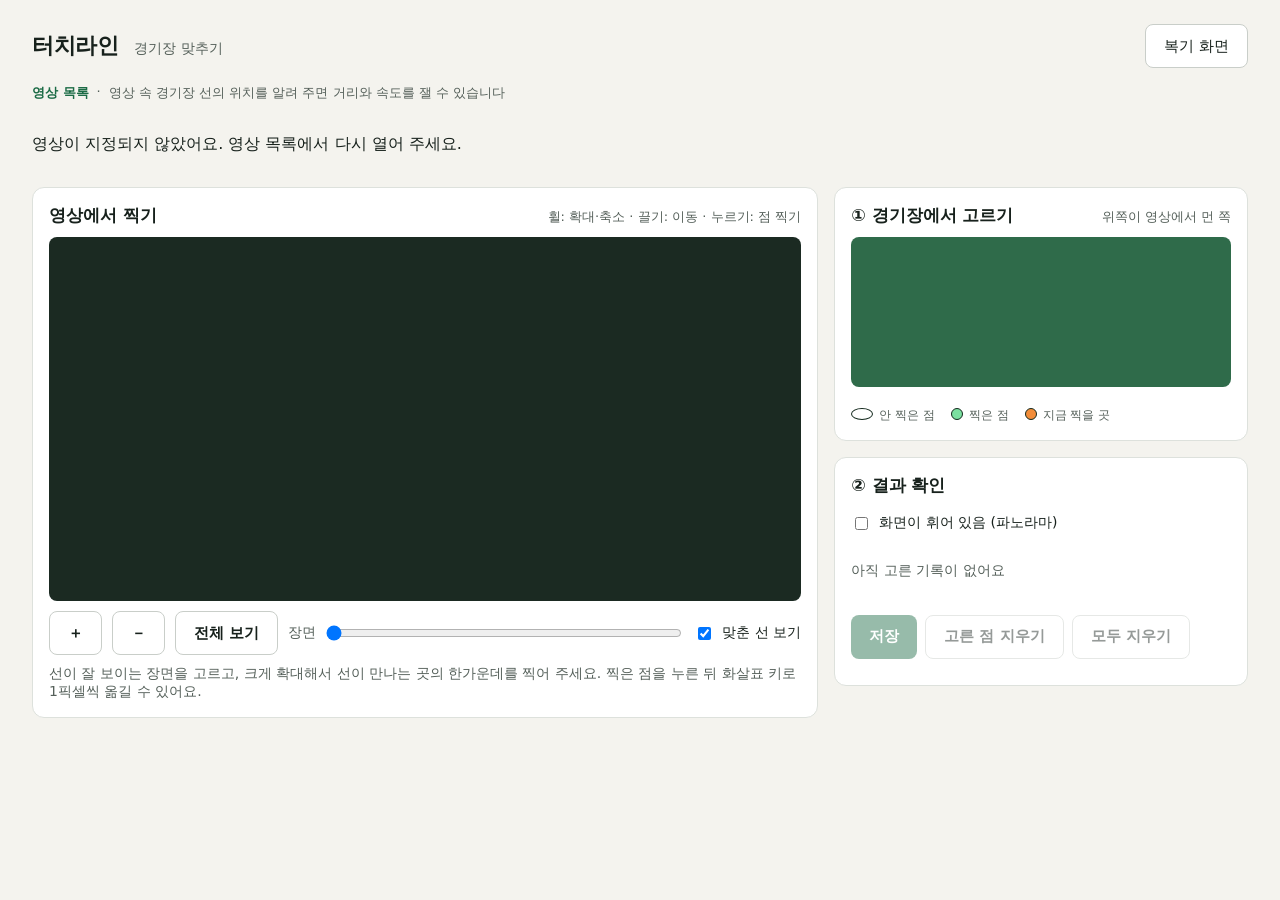
<file: web/calibrate.html>
<!doctype html>
<html lang="ko">
<head>
<meta charset="utf-8">
<meta name="viewport" content="width=device-width, initial-scale=1">
<title>터치라인 — 경기장 맞추기</title>
<link rel="icon" href="data:,">
<link rel="stylesheet" href="style.css">
<script defer src="calibrate.js"></script>
</head>
<body>
<div class="page">
  <header class="topbar">
    <div class="brand"><strong>터치라인</strong><span>경기장 맞추기</span></div>
    <nav class="tabs"><a id="linkWatch" class="tab" href="watch.html">복기 화면</a></nav>
  </header>
  <div class="steps"><a href="index.html">영상 목록</a><span>·</span><span>영상 속 경기장 선의 위치를 알려 주면 거리와 속도를 잴 수 있습니다</span></div>
  <p id="loadError" class="load-error" role="alert" hidden></p>

  <div class="stitch-grid">
    <section class="card" aria-label="영상">
      <div class="card-head"><h2>영상에서 찍기</h2><span>휠: 확대·축소 · 끌기: 이동 · 누르기: 점 찍기</span></div>
      <div class="follow-wrap"><canvas id="view" width="1280" height="620" aria-label="영상. 눌러서 점을 찍습니다"></canvas></div>
      <div class="controls">
        <button type="button" id="zoomIn" class="btn" aria-label="확대">＋</button>
        <button type="button" id="zoomOut" class="btn" aria-label="축소">－</button>
        <button type="button" id="zoomFit" class="btn">전체 보기</button>
        <label class="cal-time">장면 <input type="range" id="time" min="0" max="1000" value="0" aria-label="장면 고르기"></label>
        <label class="cal-check"><input type="checkbox" id="showLines" checked> 맞춘 선 보기</label>
      </div>
      <p class="note">선이 잘 보이는 장면을 고르고, 크게 확대해서 선이 만나는 곳의 한가운데를 찍어 주세요. 찍은 점을 누른 뒤 화살표 키로 1픽셀씩 옮길 수 있어요.</p>
    </section>

    <aside class="stitch-side">
      <section class="card" aria-label="경기장 그림">
        <div class="card-head"><h2>① 경기장에서 고르기</h2><span>위쪽이 영상에서 먼 쪽</span></div>
        <svg id="pitch" class="cal-pitch" role="img" aria-label="경기장 그림. 점이나 선을 눌러 고릅니다"></svg>
        <p id="target" class="todo-text"></p>
        <div class="legend"><span><i class="cal-dot todo"></i>안 찍은 점</span><span><i class="cal-dot done"></i>찍은 점</span><span><i class="cal-dot active"></i>지금 찍을 곳</span></div>
      </section>
      <section class="card" aria-label="맞춤 결과">
        <div class="card-head"><h2>② 결과 확인</h2><span id="counts"></span></div>
        <label class="cal-check"><input type="checkbox" id="lens"> 화면이 휘어 있음 (파노라마)</label>
        <p id="status" class="todo-text"></p>
        <ol id="pointList" class="part-list"></ol>
        <div class="row"><button type="button" id="saveBtn" class="btn green" disabled>저장</button><button type="button" id="delBtn" class="btn" disabled>고른 점 지우기</button><button type="button" id="clearBtn" class="btn" disabled>모두 지우기</button></div>
        <p id="saveMsg" class="note" role="status"></p>
      </section>
    </aside>
  </div>
  <video id="video" muted playsinline preload="auto" hidden></video>
</div>
</body>
</html>
</file>
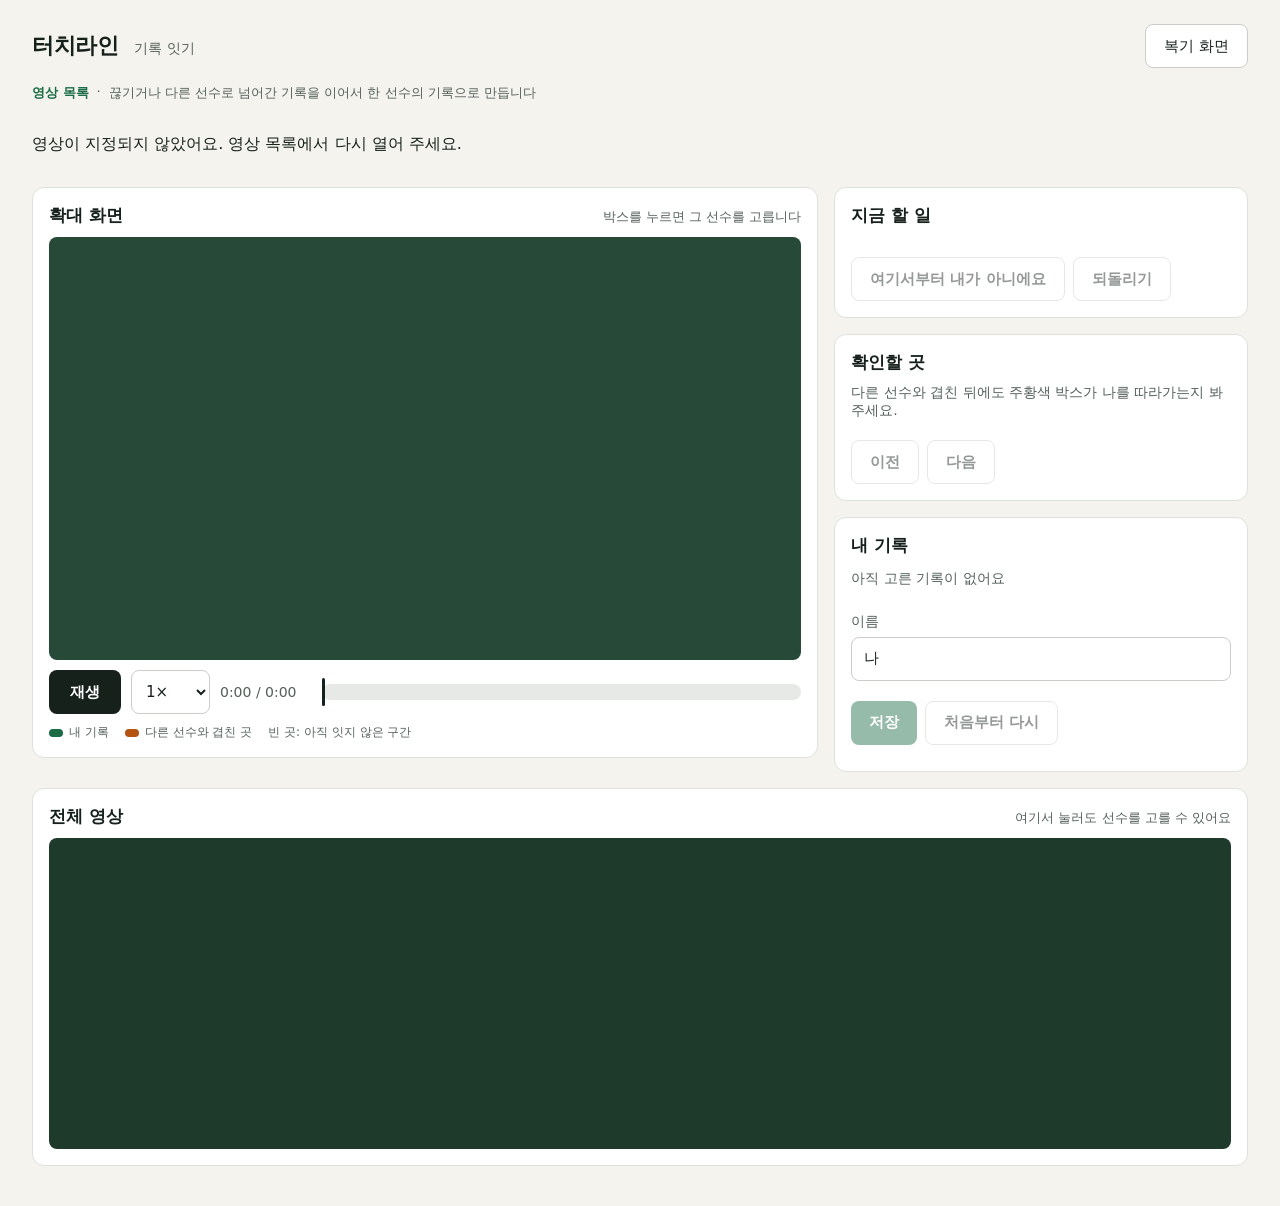
<file: web/stitch.html>
<!doctype html>
<html lang="ko">
<head>
<meta charset="utf-8">
<meta name="viewport" content="width=device-width, initial-scale=1">
<title>터치라인 — 기록 잇기</title>
<link rel="icon" href="data:,">
<link rel="stylesheet" href="style.css">
<script defer src="core.js"></script>
<script defer src="stitch.js"></script>
</head>
<body>
<div class="page">
  <header class="topbar">
    <div class="brand"><strong>터치라인</strong><span>기록 잇기</span></div>
    <nav class="tabs"><a id="linkWatch" class="tab" href="watch.html">복기 화면</a></nav>
  </header>
  <div class="steps"><a href="index.html">영상 목록</a><span>·</span><span>끊기거나 다른 선수로 넘어간 기록을 이어서 한 선수의 기록으로 만듭니다</span></div>
  <p id="loadError" class="load-error" role="alert" hidden></p>

  <div class="stitch-grid">
    <section class="card" aria-label="확대 화면">
      <div class="card-head"><h2 id="zoomTitle">확대 화면</h2><span>박스를 누르면 그 선수를 고릅니다</span></div>
      <div class="follow-wrap"><canvas id="zoom" width="960" height="540" aria-label="확대 화면. 박스를 눌러 선택"></canvas><p id="zoomMsg" class="follow-msg" hidden></p></div>
      <div class="controls">
        <button type="button" id="playBtn" class="btn dark">재생</button>
        <select id="rate" aria-label="재생 속도"><option value="0.5">0.5×</option><option value="1" selected>1×</option><option value="2">2×</option></select>
        <span id="clock" class="clock">0:00 / 0:00</span>
        <div id="timeline" class="timeline" role="slider" aria-label="재생 위치" tabindex="0"><div id="tlSegments"></div><div id="tlMarks"></div><div id="tlHead" class="tl-head"></div></div>
      </div>
      <div class="legend"><span><i class="lg seg"></i>내 기록</span><span><i class="lg run"></i>다른 선수와 겹친 곳</span><span>빈 곳: 아직 잇지 않은 구간</span></div>
    </section>

    <aside class="stitch-side">
      <section class="card" aria-label="지금 할 일">
        <div class="card-head"><h2>지금 할 일</h2></div>
        <p id="todo" class="todo-text"></p>
        <div id="confirm" class="confirm" hidden>
          <p id="confirmText"></p>
          <div class="row"><button type="button" id="yesBtn" class="btn green">맞아요</button><button type="button" id="noBtn" class="btn">아니에요</button></div>
        </div>
        <div id="cands" class="row"></div>
        <div class="row">
          <button type="button" id="cutBtn" class="btn" disabled>여기서부터 내가 아니에요</button>
          <button type="button" id="undoBtn" class="btn" disabled>되돌리기</button>
        </div>
      </section>
      <section class="card" aria-label="확인할 곳">
        <div class="card-head"><h2>확인할 곳</h2><span id="crossCount"></span></div>
        <p class="note">다른 선수와 겹친 뒤에도 주황색 박스가 나를 따라가는지 봐 주세요.</p>
        <div class="row"><button type="button" id="prevCross" class="btn" disabled>이전</button><button type="button" id="nextCross" class="btn" disabled>다음</button></div>
      </section>
      <section class="card" aria-label="내 기록">
        <div class="card-head"><h2>내 기록</h2><span id="chainInfo"></span></div>
        <ol id="partList" class="part-list"></ol>
        <label class="field">이름<input type="text" id="name" maxlength="20" value="나"></label>
        <div class="row"><button type="button" id="saveBtn" class="btn green" disabled>저장</button><button type="button" id="resetBtn" class="btn" disabled>처음부터 다시</button></div>
        <p id="saveMsg" class="note" role="status"></p>
      </section>
    </aside>
  </div>

  <section class="card" aria-label="전체 영상">
    <div class="card-head"><h2>전체 영상</h2><span>여기서 눌러도 선수를 고를 수 있어요</span></div>
    <div class="video-wrap" id="videoWrap"><video id="video" muted playsinline preload="auto"></video><canvas id="overlay" aria-label="전체 영상의 선수 박스"></canvas></div>
  </section>
</div>
</body>
</html>
</file>
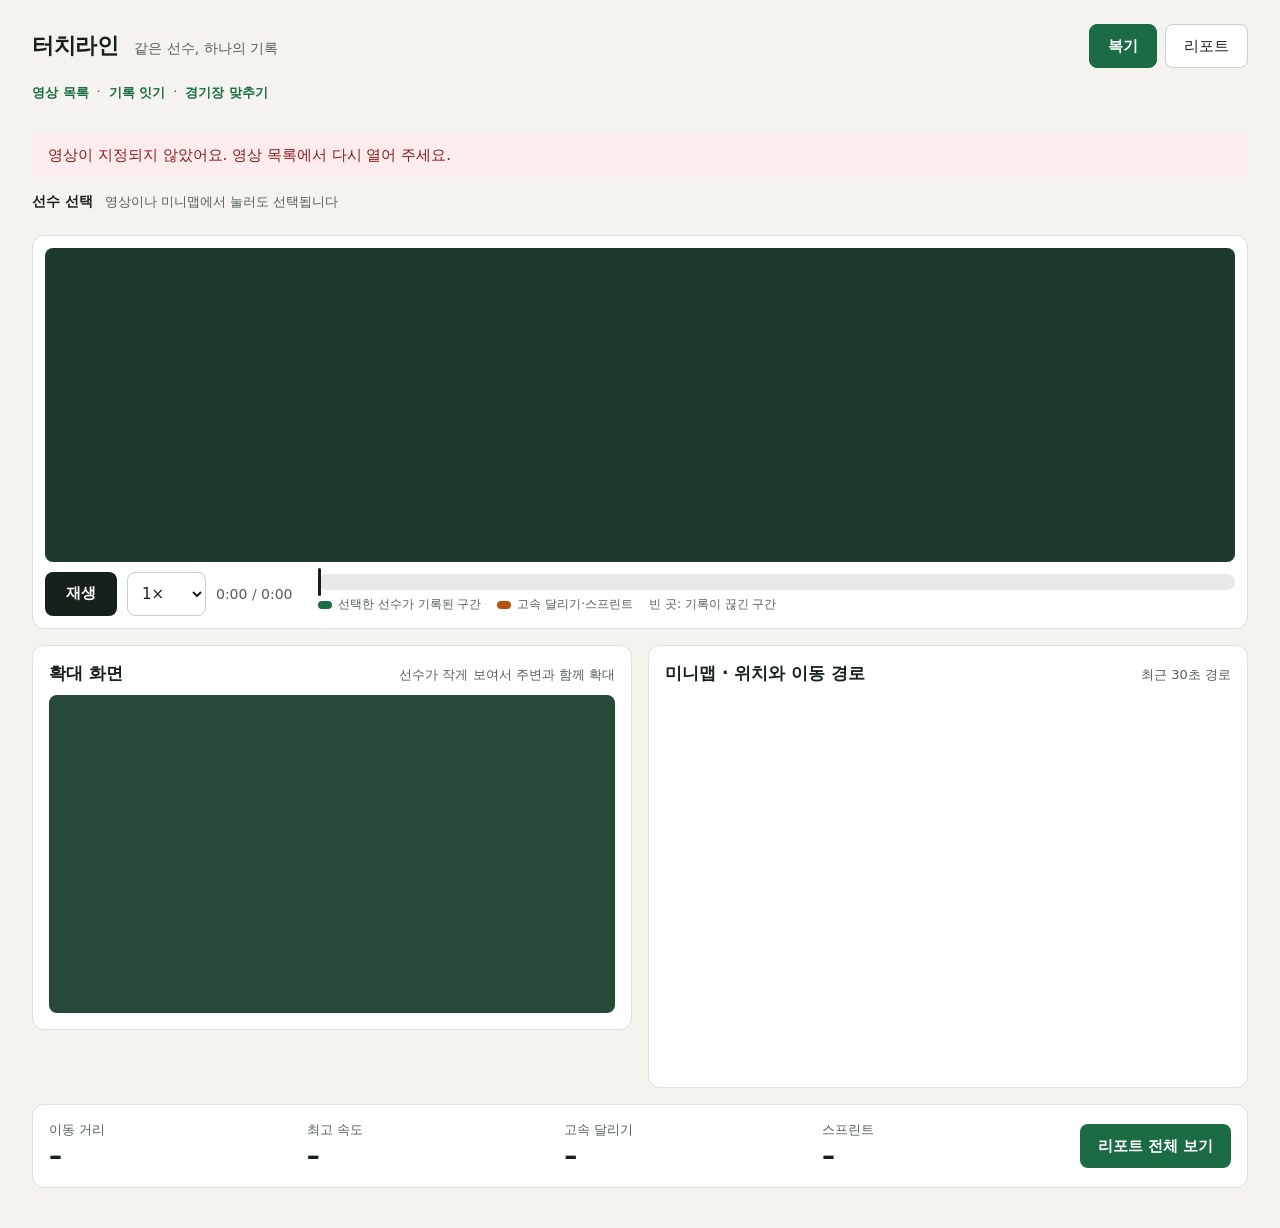
<file: web/watch.html>
<!doctype html>
<html lang="ko">
<head>
<meta charset="utf-8">
<meta name="viewport" content="width=device-width, initial-scale=1">
<title>터치라인 — 복기와 리포트</title>
<link rel="icon" href="data:,">
<link rel="stylesheet" href="style.css">
<script defer src="core.js"></script>
<script defer src="watch.js"></script>
<script defer src="watch_boot.js"></script>
</head>
<body>
<div class="page">
  <header class="topbar">
    <div class="brand"><strong>터치라인</strong><span>같은 선수, 하나의 기록</span></div>
    <nav class="nav" aria-label="화면 전환">
      <button type="button" id="tabReview" class="tab active">복기</button>
      <button type="button" id="tabReport" class="tab needs-pos">리포트</button>
      <select id="sourceSelect" aria-label="데이터 선택" hidden></select>
    </nav>
  </header>
  <div class="steps"><a href="index.html">영상 목록</a><span>·</span><a id="linkStitch" href="stitch.html">기록 잇기</a><span>·</span><a id="linkCalib" href="calibrate.html">경기장 맞추기</a></div>
  <p id="sourceNote" class="note"></p>
  <p class="hint only-no-pos">경기장을 아직 맞추지 않았어요. <a id="hintCalib" href="calibrate.html">경기장 맞추기</a>를 하면 미니맵과 리포트가 열립니다.</p>
  <p id="loadError" class="error" hidden></p>

  <section class="chips" aria-label="선수 선택">
    <div class="chips-head"><strong>선수 선택</strong><span>영상이나 미니맵에서 눌러도 선택됩니다</span></div>
    <div id="chipGroups"></div>
  </section>

  <main id="viewReview">
    <section class="card video-card" aria-label="경기 영상">
      <div class="video-wrap" id="videoWrap">
        <video id="video" muted playsinline preload="auto"></video>
        <canvas id="overlay" aria-label="영상 속 선수 박스. 눌러서 선택"></canvas>
      </div>
      <div class="controls">
        <button type="button" id="playBtn" class="btn dark">재생</button>
        <select id="speed" aria-label="재생 속도"><option value="0.5">0.5×</option><option value="1" selected>1×</option><option value="2">2×</option></select>
        <span id="clock" class="clock">0:00 / 0:00</span>
        <div class="timeline-box">
          <div id="timeline" class="timeline" role="slider" tabindex="0" aria-label="재생 위치" aria-valuemin="0" aria-valuemax="100" aria-valuenow="0">
            <div id="tlSegments"></div><div id="tlMarks"></div><div id="tlHead" class="tl-head"></div>
          </div>
          <div class="legend"><span><i class="lg seg"></i>선택한 선수가 기록된 구간</span><span><i class="lg run"></i>고속 달리기·스프린트</span><span>빈 곳: 기록이 끊긴 구간</span><span id="lgJump" hidden><i class="lg jump"></i>위치가 순간 이동한 지점 (다른 선수로 넘어간 것으로 추정)</span></div>
        </div>
      </div>
    </section>

    <div class="two">
      <section class="card" aria-label="확대 화면">
        <div class="card-head"><h2 id="followTitle">확대 화면</h2><span>선수가 작게 보여서 주변과 함께 확대</span></div>
        <div class="follow-wrap"><canvas id="follow" width="960" height="540"></canvas><p id="followMsg" class="follow-msg" hidden>이 구간에는 선택한 선수의 기록이 없어요</p></div>
      </section>
      <section class="card needs-pos" aria-label="미니맵">
        <div class="card-head"><h2>미니맵 · 위치와 이동 경로</h2><span>최근 30초 경로</span></div>
        <canvas id="minimap" width="1050" height="680" aria-label="경기장 위 선수 위치. 눌러서 선택"></canvas>
        <div class="legend" id="mapLegend"></div>
      </section>
    </div>

    <section class="card summary" aria-label="요약">
      <div class="stat"><span id="sumDistLabel">이동 거리</span><b id="sumDist">–</b></div>
      <div class="stat needs-pos"><span>최고 속도</span><b id="sumTop">–</b></div>
      <div class="stat needs-pos"><span>고속 달리기</span><b id="sumHsr">–</b></div>
      <div class="stat needs-pos"><span>스프린트</span><b id="sumSprint">–</b></div>
      <button type="button" id="toReport" class="btn green needs-pos">리포트 전체 보기</button>
    </section>
  </main>

  <main id="viewReport" hidden>
    <section class="hero" aria-label="선수 요약">
      <div><span id="repClip" class="hero-sub"></span><h1 id="repName"></h1></div>
      <div id="repTitles" class="titles"></div>
    </section>
    <section class="advice" aria-label="한 줄 조언">
      <div><span class="advice-label">한 줄 조언 · 수치로 만든 자동 문장</span><p id="repAdvice"></p></div>
      <button type="button" id="adviceBtn" class="btn orange">근거 장면 보기</button>
    </section>
    <section id="repTiles" class="tiles" aria-label="움직임 지표"></section>
    <div class="two">
      <section class="card" aria-label="활동 구역">
        <div class="card-head"><h2>활동 구역</h2><span>머문 시간 비율 · 진할수록 오래 머묾</span></div>
        <svg id="zones" viewBox="0 0 1050 680" role="img" aria-label="활동 구역 지도"></svg>
      </section>
      <section class="card" aria-label="빠르게 달린 장면">
        <div class="card-head"><h2>빠르게 달린 장면</h2><span>누르면 복기 화면의 그 시각으로 이동</span></div>
        <div id="runs" class="runs"></div>
        <h2 class="sub-h">속도 변화</h2>
        <svg id="speedChart" viewBox="0 0 600 150" role="img" aria-label="시간에 따른 속도"></svg>
      </section>
    </div>
    <footer id="repFoot" class="foot"></footer>
  </main>
</div>
</body>
</html>
</file>
<file: web/style.css>
:root{--bg:#F4F3EE;--card:#FFFFFF;--ink:#17211C;--muted:#55605A;--line:#DDE1DC;--green:#1B6B45;--orange:#B4520F;--hi:#FF9A4D;--blue:#1F4E9E}
*{box-sizing:border-box}
body{margin:0;background:var(--bg);color:var(--ink);font-family:"Pretendard","Apple SD Gothic Neo","Noto Sans KR",system-ui,sans-serif}
.page{max-width:1440px;margin:0 auto;padding:24px 32px 40px;display:flex;flex-direction:column;gap:16px}
main{display:flex;flex-direction:column;gap:16px}
main[hidden]{display:none}
.topbar{display:flex;flex-wrap:wrap;align-items:center;justify-content:space-between;gap:12px}
.brand{display:flex;align-items:baseline;gap:16px}
.brand strong{font-size:22px;letter-spacing:-.02em}
.brand span,.note{font-size:14px;color:var(--muted)}
.note{margin:0}
.error{margin:0;padding:12px 16px;border-radius:8px;background:#FDECEC;color:#8A1F1F;font-size:15px}
.nav{display:flex;flex-wrap:wrap;align-items:center;gap:8px}
.tab,.btn,select{min-height:44px;font:inherit;font-size:15px;border-radius:8px}
.tab{padding:0 18px;border:1px solid #C9CEC9;background:#fff;color:var(--ink);cursor:pointer}
.tab.active{border-color:var(--green);background:var(--green);color:#fff;font-weight:700}
.source{display:flex;align-items:center;gap:8px;font-size:14px;color:var(--muted);margin-left:8px}
select{padding:0 10px;border:1px solid #C9CEC9;background:#fff;color:var(--ink)}
.btn{padding:0 18px;border:0;font-weight:700;cursor:pointer}
.btn.dark{background:var(--ink);color:#fff;min-width:72px}
.btn.green{background:var(--green);color:#fff}
.btn.orange{background:var(--orange);color:#fff}
.chips{display:flex;flex-direction:column;gap:8px}
.chips-head{display:flex;flex-wrap:wrap;align-items:baseline;gap:12px;font-size:14px}
.chips-head span{font-size:13px;color:var(--muted)}
.chip-row{display:flex;align-items:center;gap:8px;overflow-x:auto;padding-bottom:4px}
.chip-row>span{flex:none;width:76px;font-size:13px;color:var(--muted)}
.chip{flex:none;min-height:44px;padding:0 14px;border:1px solid #C9CEC9;border-radius:22px;background:#fff;color:var(--ink);font:inherit;font-size:15px;cursor:pointer;white-space:nowrap}
.chip.sel{border:2px solid var(--orange);background:#FFF3E8;color:#7A3608;font-weight:700}
.card{background:var(--card);border:1px solid var(--line);border-radius:12px;padding:16px;display:flex;flex-direction:column;gap:10px;min-width:0}
.card-head{display:flex;flex-wrap:wrap;justify-content:space-between;align-items:baseline;gap:8px}
.card-head h2,.sub-h{margin:0;font-size:17px}
.sub-h{margin-top:8px}
.card-head span{font-size:13px;color:var(--muted)}
.video-card{padding:12px}
.video-wrap{position:relative;width:100%;aspect-ratio:4096/1080;background:#1E3A2B;border-radius:8px;overflow:hidden}
.video-wrap video,.video-wrap canvas{position:absolute;inset:0;width:100%;height:100%;display:block}
.video-wrap canvas{cursor:pointer}
.controls{display:flex;flex-wrap:wrap;align-items:center;gap:10px}
.clock{font-size:14px;color:var(--muted);font-variant-numeric:tabular-nums;min-width:92px}
.timeline-box{flex:1 1 320px;display:flex;flex-direction:column;gap:6px;min-width:0}
.timeline{position:relative;height:16px;background:#E6E9E5;border-radius:8px;cursor:pointer}
#tlSegments i{position:absolute;top:0;bottom:0;background:var(--green);border-radius:8px}
#tlMarks i{position:absolute;top:-4px;bottom:-4px;min-width:3px;background:var(--orange);border-radius:2px}
#tlMarks i.sprint{background:#7A1F0A}
#tlMarks i.jump{background:#17211C;min-width:2px;width:2px;top:-7px;bottom:-7px}
.tl-head{position:absolute;top:-6px;bottom:-6px;width:3px;background:var(--ink);border-radius:2px;pointer-events:none}
.legend{display:flex;flex-wrap:wrap;gap:16px;font-size:12px;color:var(--muted)}
.lg{display:inline-block;width:14px;height:8px;border-radius:4px;margin-right:6px;vertical-align:middle}
.lg.seg{background:var(--green)}.lg.run{background:var(--orange)}.lg.jump{background:#17211C;width:3px;height:14px}
.lg.dot{width:10px;height:10px;border-radius:5px;border:1px solid var(--ink)}
.two{display:flex;flex-wrap:wrap;align-items:flex-start;gap:16px}
.two>.card{flex:1 1 420px}
.follow-wrap{position:relative;background:#264a37;border-radius:8px;overflow:hidden}
#follow{display:block;width:100%;height:auto}
.follow-msg{position:absolute;left:0;right:0;bottom:12px;margin:0;text-align:center;color:#fff;font-size:15px;text-shadow:0 1px 2px #000}
#minimap{display:block;width:100%;height:auto;border-radius:8px;cursor:pointer}
.summary{flex-direction:row;flex-wrap:wrap;align-items:center;gap:24px}
.stat{flex:1 1 140px;display:flex;flex-direction:column;gap:2px}
.stat span{font-size:13px;color:var(--muted)}
.stat b{font-size:26px}
.hero{background:var(--ink);color:#fff;border-radius:12px;padding:24px 28px;display:flex;flex-wrap:wrap;align-items:center;justify-content:space-between;gap:20px}
.hero-sub{font-size:14px;color:#C9D6CE}
.hero h1{margin:6px 0 0;font-size:40px;letter-spacing:-.02em}
.titles{display:flex;flex-wrap:wrap;gap:10px}
.titles span{padding:8px 14px;border-radius:20px;background:var(--hi);color:#2A1300;font-size:15px;font-weight:700}
.advice{background:#FFF3E8;border:1px solid #F0C9A6;border-radius:12px;padding:18px 22px;display:flex;flex-wrap:wrap;align-items:center;justify-content:space-between;gap:12px}
.advice-label{font-size:13px;font-weight:700;color:#7A3608}
.advice p{margin:4px 0 0;font-size:19px;font-weight:500;color:#3A1C05}
.tiles{display:flex;flex-wrap:wrap;gap:16px}
.tile{flex:1 1 220px;background:#fff;border:1px solid var(--line);border-radius:12px;padding:18px;display:flex;flex-direction:column;gap:8px}
.tile>span{font-size:14px;color:var(--muted)}
.tile b{font-size:34px}
.tile small{font-size:13px;color:var(--muted)}
#zones{width:100%;height:auto;border-radius:8px;background:#EAF1EC}
.runs{display:flex;flex-direction:column;gap:8px}
.run-btn{min-height:56px;padding:8px 14px;border:1px solid var(--line);border-radius:8px;background:#fff;color:var(--ink);font:inherit;font-size:15px;text-align:left;display:flex;justify-content:space-between;align-items:center;gap:12px;cursor:pointer}
.run-btn em{font-style:normal;color:var(--green);font-weight:700}
.empty{margin:0;font-size:15px;color:var(--muted)}
#speedChart{width:100%;height:auto}
.foot{font-size:13px;color:var(--muted);display:flex;flex-wrap:wrap;gap:16px}
button:focus-visible,select:focus-visible,.timeline:focus-visible{outline:3px solid #2B7FD8;outline-offset:2px}

/* ---- 서버 화면 공통 ---- */
a.tab{display:inline-flex;align-items:center;text-decoration:none}
.steps{display:flex;flex-wrap:wrap;gap:8px;font-size:13px;color:var(--muted)}
.steps a{color:var(--green);font-weight:700;text-decoration:none}
.steps a:hover{text-decoration:underline}
body.no-pos .needs-pos{display:none}
body:not(.no-pos) .only-no-pos{display:none}
.hint{margin:0;padding:12px 16px;border-radius:8px;background:#EAF1EC;color:var(--ink);font-size:15px}
.hint a{color:var(--green);font-weight:700}
.form{display:flex;flex-wrap:wrap;align-items:flex-end;gap:16px}
.field{display:flex;flex-direction:column;gap:6px;font-size:14px;color:var(--muted)}
.field input,.field select{min-height:44px;padding:0 12px;border:1px solid #C9CEC9;border-radius:8px;background:#fff;color:var(--ink);font:inherit;font-size:15px}
.field input[type=file]{padding:8px 12px}
.field input[type=number]{width:110px}
.list{display:flex;flex-direction:column;gap:10px}
.item{display:flex;flex-wrap:wrap;align-items:center;justify-content:space-between;gap:12px;padding:14px 16px;border:1px solid var(--line);border-radius:10px;background:#fff}
.item h3{margin:0;font-size:17px}
.item p{margin:4px 0 0;font-size:13px;color:var(--muted)}
.item .links{display:flex;flex-wrap:wrap;gap:8px}
.badge{display:inline-block;padding:2px 10px;border-radius:12px;font-size:13px;font-weight:700;background:#E6E9E5;color:var(--ink)}
.badge.done{background:#D7EBDD;color:#124a30}.badge.error{background:#FDECEC;color:#8A1F1F}.badge.running{background:#FFF3E8;color:#7A3608}
.progress{height:8px;width:220px;background:#E6E9E5;border-radius:4px;overflow:hidden}
.progress i{display:block;height:100%;background:var(--green)}
.todo{margin:0;padding-left:20px;font-size:15px;line-height:1.7}

/* ---- 기록 잇기 ---- */
.stitch-grid{display:grid;grid-template-columns:minmax(0,1.9fr) minmax(280px,1fr);gap:16px;align-items:start}
.stitch-side{display:flex;flex-direction:column;gap:16px}
.row{display:flex;flex-wrap:wrap;gap:8px;margin-top:10px}
.todo-text{margin:0;font-size:16px;line-height:1.5}
.confirm{margin-top:12px;padding:12px;border-radius:8px;background:#FFF3E8;border:1px solid #E8B98A}
.confirm p{margin:0;font-size:15px;font-weight:700;color:#5A2A05}
.part-list{margin:0 0 12px;padding-left:22px;font-size:14px;line-height:1.7;color:var(--ink)}
.part-list:empty::before{content:"아직 고른 기록이 없어요";color:var(--muted);margin-left:-22px}
#zoom{cursor:pointer;display:block;width:100%;height:auto}
.btn:disabled{opacity:.45;cursor:not-allowed}
@media (max-width:900px){.stitch-grid{grid-template-columns:1fr}}
.stitch-side .btn:not(.green):not(.dark),.stitch-grid .controls .btn:not(.green):not(.dark){background:#fff;border:1px solid #C9CEC9;color:var(--ink)}
.cand-btn{font-weight:400}
.link-btn{padding:0;border:0;background:none;color:var(--green);font:inherit;font-weight:700;cursor:pointer;text-decoration:underline}
.stitch-grid .timeline{flex:1 1 200px;min-width:120px}
#cands:empty{display:none}

/* ---- 경기장 맞추기 ---- */
#view{display:block;width:100%;height:auto;cursor:crosshair;background:#1b2a22;touch-action:none}
.cal-pitch{display:block;width:100%;height:auto;background:#2F6B4A;border-radius:8px}
.cal-pitch .ln{fill:none;stroke:#fff;stroke-width:.5;opacity:.9}
.cal-pitch .hit-line{stroke:transparent;stroke-width:5;cursor:pointer;fill:none}
.cal-pitch .hit-line:hover,.cal-pitch .hit-line.active{stroke:rgba(242,140,56,.55)}
.cal-pitch .hit-line.has{stroke:rgba(255,255,255,.28)}
.cal-pitch .hit-line.has.active{stroke:rgba(242,140,56,.7)}
.cal-pitch .lm{fill:#fff;stroke:#12281C;stroke-width:.5;cursor:pointer}
.cal-pitch .lm.done{fill:#7BE0A0}
.cal-pitch .lm.active{fill:#F28C38;stroke:#fff}
.cal-pitch .lm-hit{fill:transparent;cursor:pointer}
.cal-dot{display:inline-block;flex:none;width:12px;height:12px;border-radius:50%;margin-right:6px;border:1.5px solid #12281C;vertical-align:-1px}
.cal-dot.todo{background:#fff}.cal-dot.done{background:#7BE0A0}.cal-dot.active{background:#F28C38}
.cal-time{display:flex;align-items:center;gap:8px;flex:1 1 180px;font-size:14px;color:var(--muted)}
.cal-time input{flex:1}
.cal-check{display:flex;align-items:center;gap:8px;font-size:14px;color:var(--ink);min-height:32px}
.part-list li.bad{color:#8A1F1F;font-weight:700}
.part-list li.sel{background:#FFF3E8}
</file>
